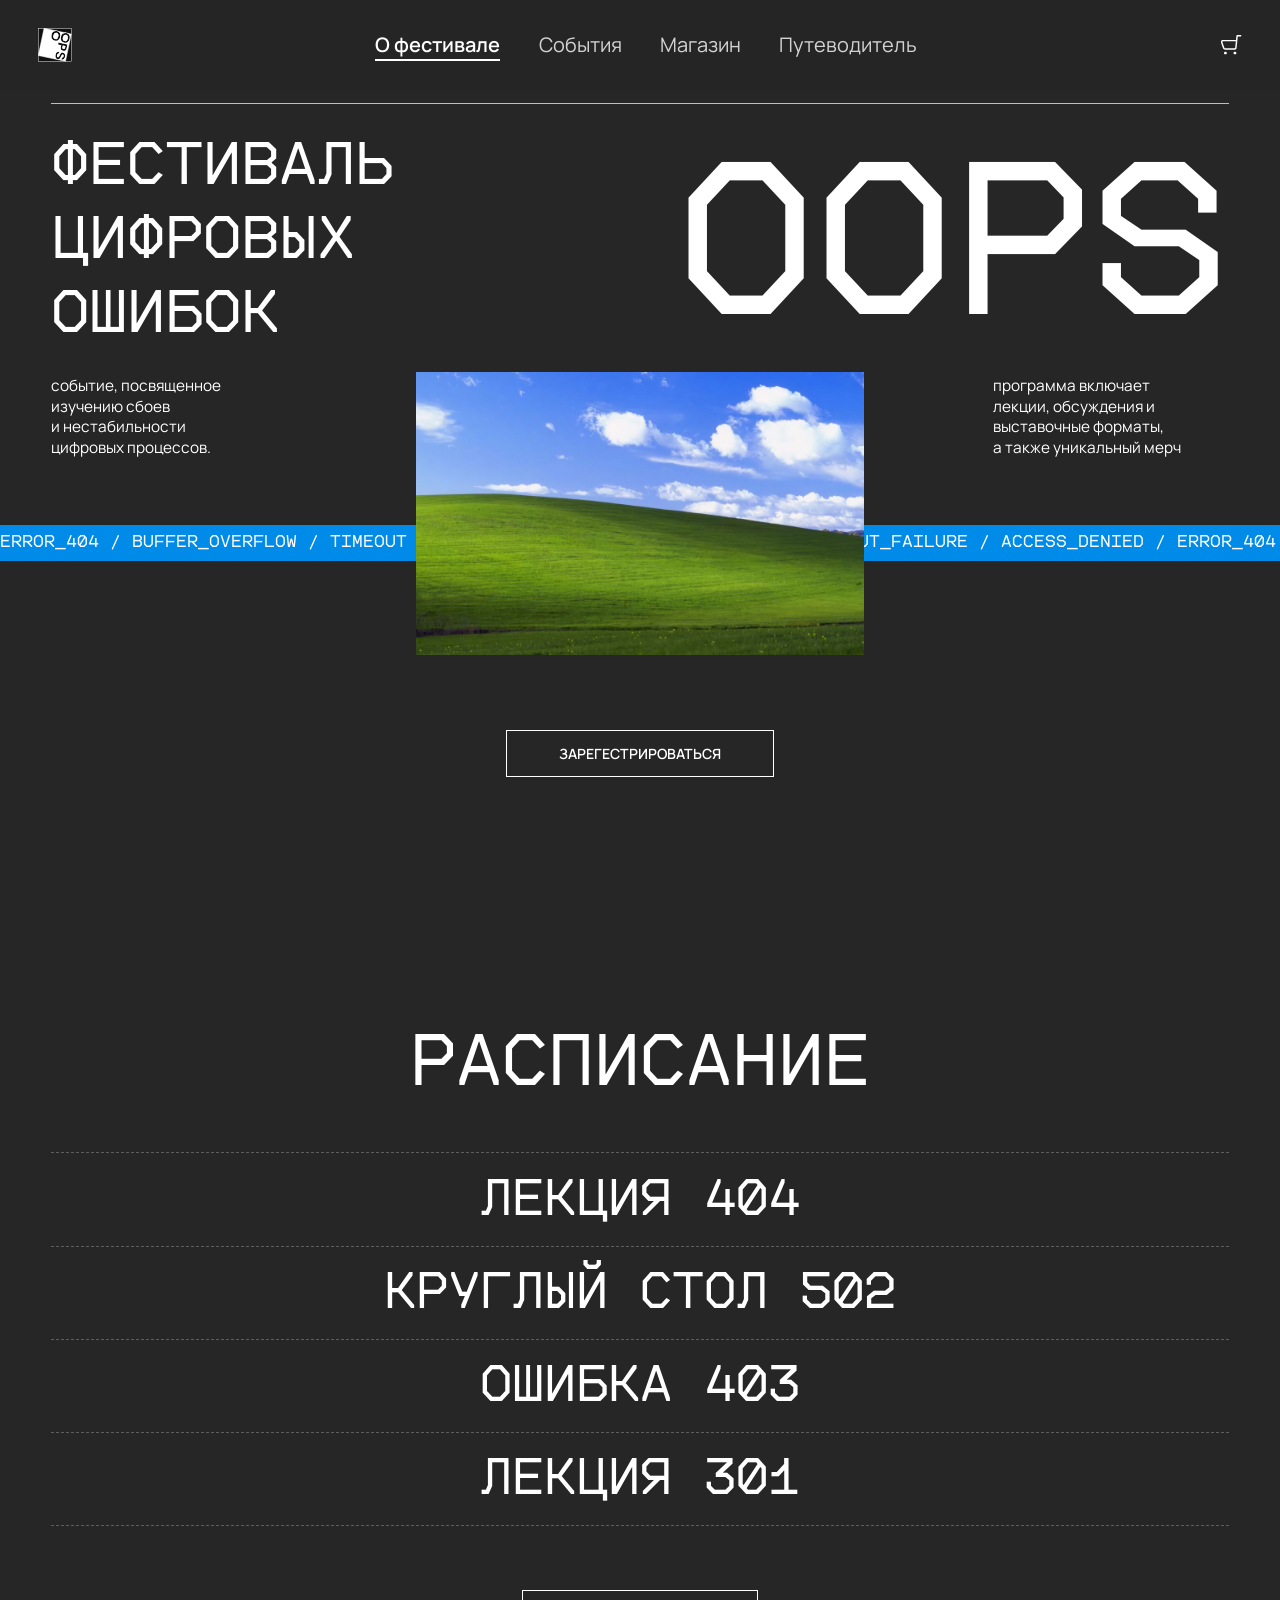
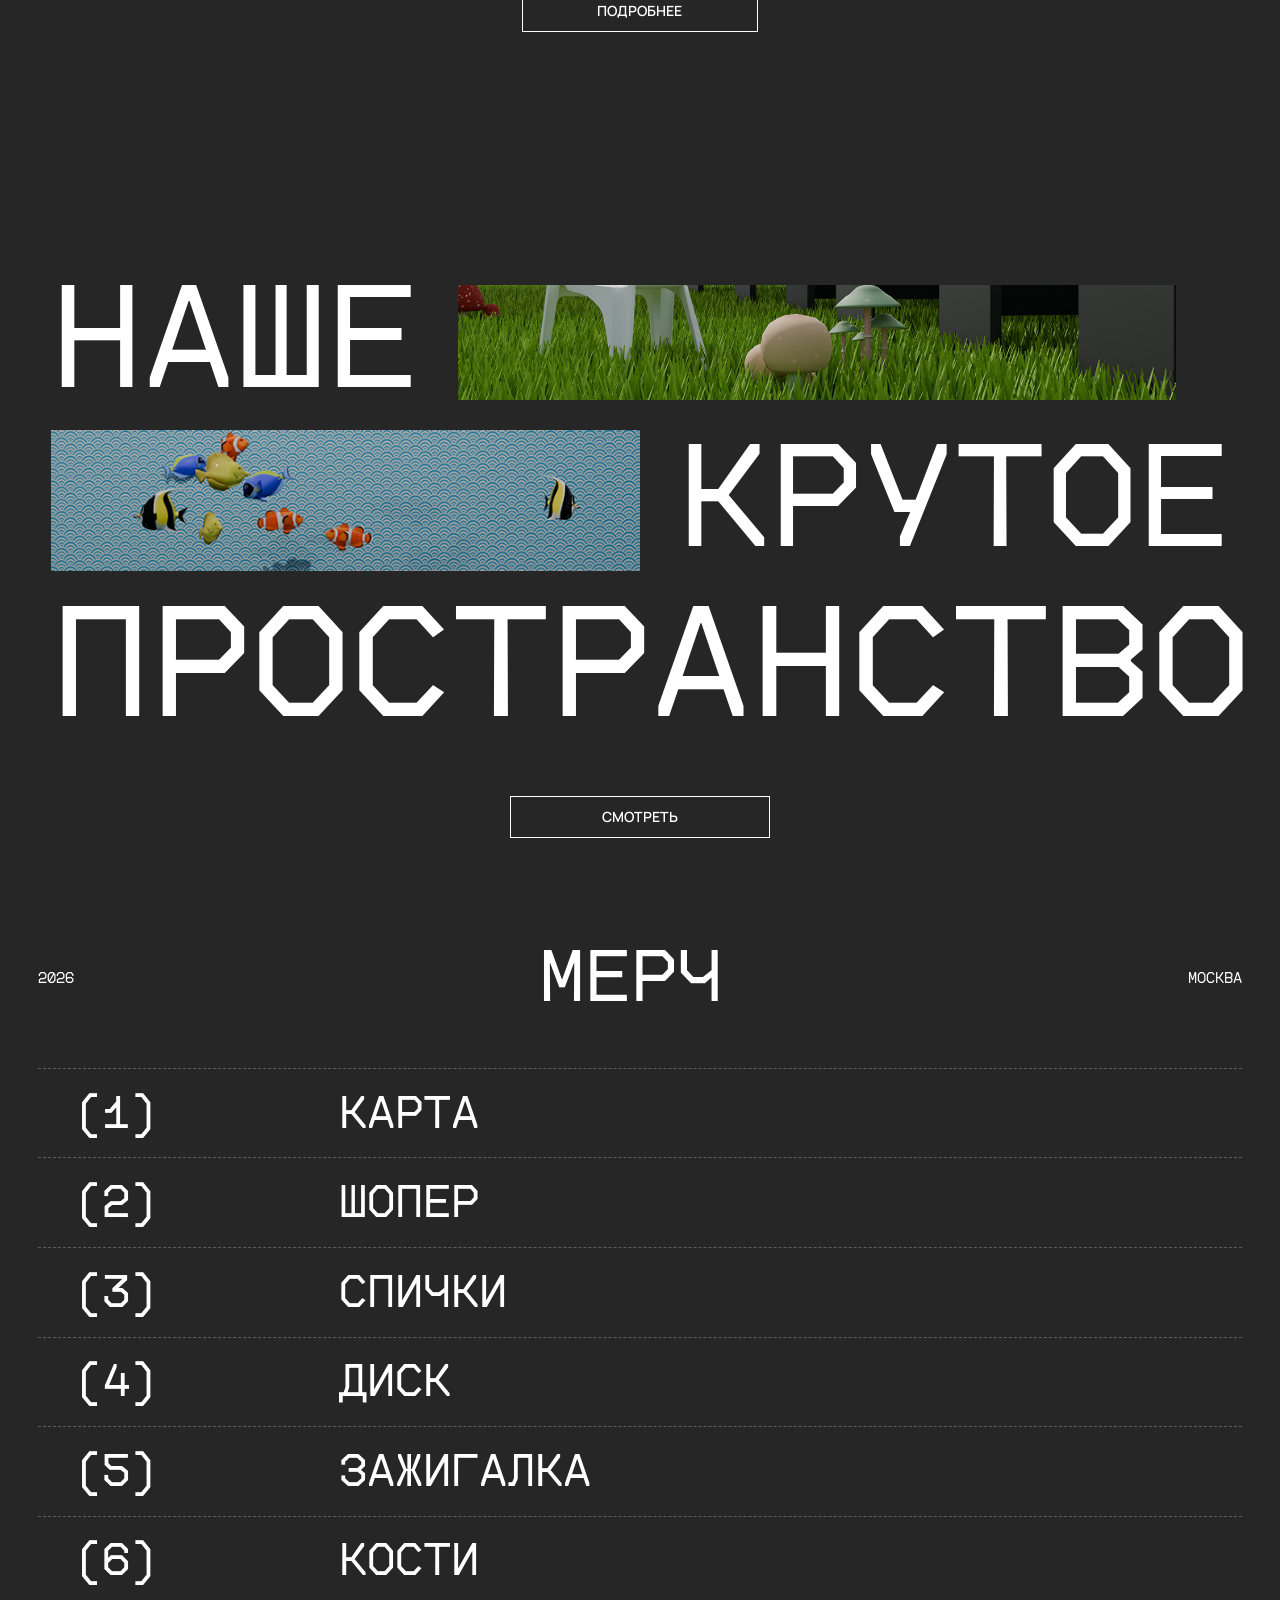
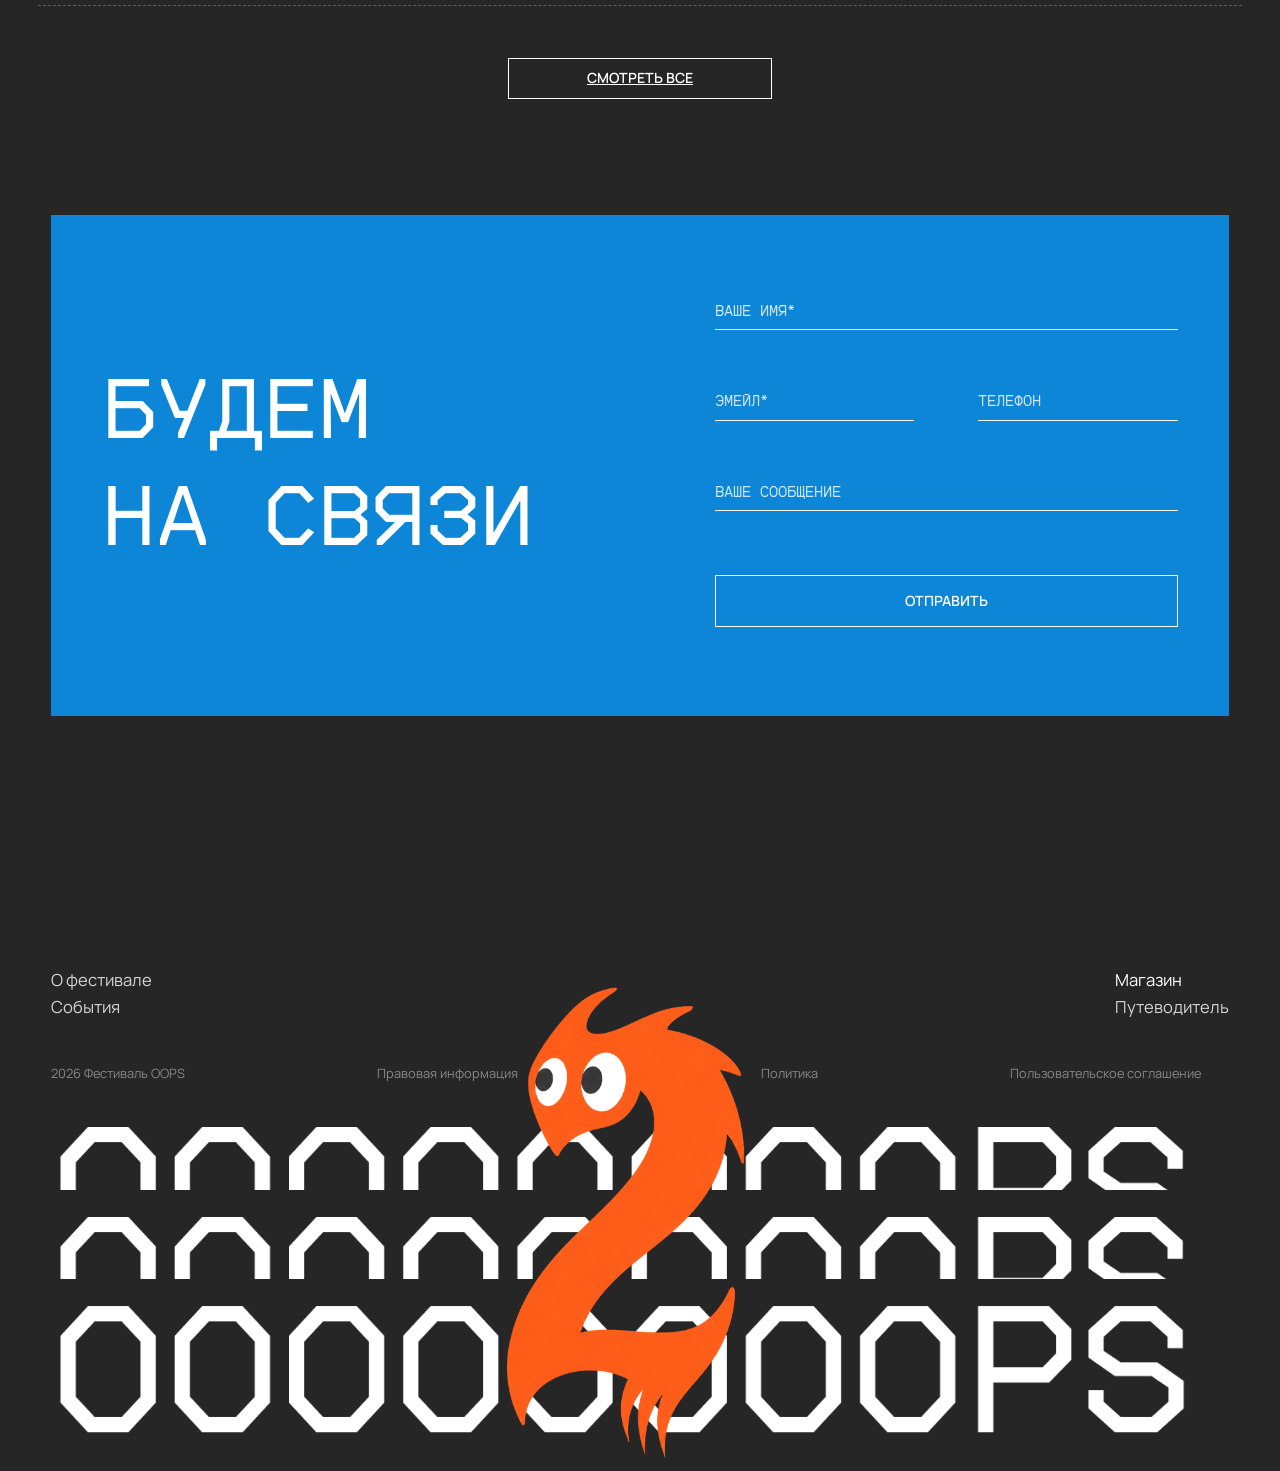
<file: index.html>
<!doctype html>
<html lang="ru">
<head>
    <meta charset="UTF-8" />
    <meta name="viewport" content="width=device-width, initial-scale=1.0" />

    <title>Фестиваль цифровых ошибок</title>

    <link rel="stylesheet" href="stylesheets/style.css" />
    <link rel="icon" href="images/fav.svg" type="image/svg+xml" />

    <meta property="og:title" content="Фестиваль цифровых ошибок" />
    <meta property="og:type" content="website" />
    <meta property="og:description" content="Веб-плакат о цифровых ошибках" />
    <meta property="og:image" content="images/og-image.png" />
    <meta property="og:url" content="https://ryletskaya2492.github.io/4-mod_fest/" />
    <script src="javascripts/scripts.js" defer></script>
</head>
<body>
    <header class="header">
        <a class="logo" href="index.html">
            <img src="images/logo.svg" alt="Логотип" />
        </a>
    
        <nav class="nav">
            <a class="mainMenuLink active" href="index.html">О фестивале</a>
            <a class="mainMenuLink" href="events.html">События</a>
            <a class="mainMenuLink" href="shop.html">Магазин</a>
            <a class="mainMenuLink" href="book.html">Путеводитель</a>
        </nav>
    
    <div class="headerRight">
        <a class="bask" href="shop.html">
            <img src="images/basket.svg" alt="Корзина" />
        </a>
    <!-- бургер меню -->
        <button class="burger" type="button">
            <span></span>
            <span></span>
            <span></span>
        </button>
    </div>
    <!-- обложка -->
    </header>
    <main class="mainPage">
        <section class="firstScreen">
            <div class="topLine"></div>
        <div class="mainTitle">
            <div class="titleLeft">
                <h1>
                    ФЕСТИВАЛЬ<br />
                    ЦИФРОВЫХ<br />
                    ОШИБОК
                </h1>
            </div>
            <div class="middleLine"></div>
            <div class="titleRight">
                <p>OOPS</p>
            </div>
        </div>
            <div class="middleLine"></div>
            <div class="mainInfo">
                <p class="textLeft">
                    событие, посвященное<br />
                    изучению сбоев<br />
                    и нестабильности<br />
                    цифровых процессов.
                </p>
    
                <img class="mainPic" src="images/oblojko.png" alt="Обложка фестиваля" />
    
                <p class="textRight">
                    программа включает<br />
                    лекции, обсуждения и<br />
                    выставочные форматы,<br />
                    а также уникальный мерч
                </p>
            </div>
    
            <div class="blueLine">
                <p>
                    ERROR_404 / BUFFER_OVERFLOW / TIMEOUT / INVALID_SYNTAX /
                    REBOOT_REQUIRED / INPUT_FAILURE / ACCESS_DENIED / ERROR_404 /
                    BUFFER_OVERFLOW /
                    ERROR_404 / BUFFER_OVERFLOW / TIMEOUT / INVALID_SYNTAX /
                    REBOOT_REQUIRED / INPUT_FAILURE / ACCESS_DENIED / ERROR_404 /
                    BUFFER_OVERFLOW
                </p>
            </div>
            <button class="regButton" type="button">ЗАРЕГЕСТРИРОВАТЬСЯ</button>
        </section>
    </main>
    
    <!-- попап регистрации -->
    <div class="popup">
        <div class="popupBox">
            <button class="closePopup" type="button">×</button>
    
            <h2>Регистрация</h2>
            <p class="popupText">заполни форму, чтобы попасть на фестиваль</p>
            <form class="regForm">
                <input type="text" placeholder="имя" />
                <input type="email" placeholder="почта" />
                <input type="tel" placeholder="телефон" />
    
                <select>
                    <option>лекции</option>
                    <option>выставка</option>
                    <option>мерч-зона</option>
                    <option>вся программа</option>
                </select>
    
                <button type="submit">ОТПРАВИТЬ</button>
            </form>
        </div>
    </div>

    <!-- расписание -->
    <section class="raspisanie">
        <h2 class="rasTitle">РАСПИСАНИЕ</h2>
    
        <div class="eventBlock">
            <div class="eventLine eventOne">
                <p>ЛЕКЦИЯ 404</p>
    
                <img class="poster posterLeft" src="images/404_1.png" alt="Плакат лекции 404" />
                <img class="poster posterRight" src="images/404_2.png" alt="Плакат лекции 404" />
            </div>
    
            <div class="eventLine eventTwo">
                <p>КРУГЛЫЙ СТОЛ 502</p>
    
                <img class="poster posterLeft" src="images/502_1.png" alt="Плакат круглого стола 502" />
                <img class="poster posterRight" src="images/502_2.png" alt="Плакат круглого стола 502" />
            </div>
    
            <div class="eventLine eventThree">
                <p>ОШИБКА 403</p>
    
                <img class="poster posterLeft" src="images/403_1.png" alt="Плакат ошибки 403" />
                <img class="poster posterRight" src="images/403_2.png" alt="Плакат ошибки 403" />
            </div>
    
            <div class="eventLine eventFour">
                <p>ЛЕКЦИЯ 301</p>
    
                <img class="poster posterLeft" src="images/301_1.png" alt="Плакат лекции 301" />
                <img class="poster posterRight" src="images/301_2.png" alt="Плакат лекции 301" />
            </div>
        </div>
    
        <a class="moreButton" href="events.html">ПОДРОБНЕЕ</a>

    <!-- пространство -->
    </section>
    <section class="simpleBlock">
        <div class="simpleTop">
            <h2>НАШЕ</h2>
            <img src="images/mash.png" alt="Картинка с грибами" />
        </div>
    
        <div class="simpleMiddle">
            <img src="images/fish.png" alt="Картинка с рыбами" />
            <h2>КРУТОЕ</h2>
        </div>
    
        <h2 class="simpleBottomText">ПРОСТРАНСТВО</h2>
    
        <a class="simpleButton" href="book.html">СМОТРЕТЬ</a>
    </section>
    <section class="merch">
        <div class="merchTop">
            <p>2026</p>
            <h2>МЕРЧ</h2>
            <p>МОСКВА</p>
        </div>
    
        <div class="merchList">
            <div class="merchItem">
                <p class="merchNum">(1)</p>
                <p class="merchName">КАРТА</p>
    
                <div class="merchPhoto">
                    <img src="images/karta.png" alt="Карта" />
                </div>
    
                <a class="buyLink" href="shop.html">КУПИТЬ</a>
            </div>
    
            <div class="merchItem">
                <p class="merchNum">(2)</p>
                <p class="merchName">ШОПЕР</p>
    
                <div class="merchPhoto">
                    <img src="images/shoper.png" alt="Шопер" />
                </div>
    
                <a class="buyLink" href="shop.html">КУПИТЬ</a>
            </div>
    
            <div class="merchItem">
                <p class="merchNum">(3)</p>
                <p class="merchName">СПИЧКИ</p>
    
                <div class="merchPhoto">
                    <img src="images/spichki.png" alt="Спички" />
                </div>
    
                <a class="buyLink" href="shop.html">КУПИТЬ</a>
            </div>
    
            <div class="merchItem">
                <p class="merchNum">(4)</p>
                <p class="merchName">ДИСК</p>
    
                <div class="merchPhoto">
                    <img src="images/disk.png" alt="Диск" />
                </div>
    
                <a class="buyLink" href="shop.html">КУПИТЬ</a>
            </div>
    
            <div class="merchItem">
                <p class="merchNum">(5)</p>
                <p class="merchName">ЗАЖИГАЛКА</p>
    
                <div class="merchPhoto">
                    <img src="images/lighter.png" alt="Зажигалка" />
                </div>
    
                <a class="buyLink" href="shop.html">КУПИТЬ</a>
            </div>
    
            <div class="merchItem">
                <p class="merchNum">(6)</p>
                <p class="merchName">КОСТИ</p>
    
                <div class="merchPhoto">
                    <img src="images/kosti.png" alt="Кости" />
                </div>
    
                <a class="buyLink" href="shop.html">КУПИТЬ</a>
            </div>
        </div>
    
        <a class="merchButton" href="shop.html">СМОТРЕТЬ ВСЕ</a>
    
    <!-- форма -->
    </section>
    <section class="connectBlock">
        <div class="connectText">
            <h2>
                БУДЕМ<br />
                НА СВЯЗИ
            </h2>
        </div>
    
        <form class="connectForm">
            <input type="text" placeholder="ВАШЕ ИМЯ*" />
    
            <div class="formRow">
                <input type="email" placeholder="ЭМЕЙЛ*" />
                <input type="text" placeholder="ТЕЛЕФОН" />
            </div>
    
            <input type="text" placeholder="ВАШЕ СООБЩЕНИЕ" />
    
            <button type="submit">ОТПРАВИТЬ</button>
        </form>

    <!-- футер -->
    </section>
    <footer class="footer">
        <div class="footerLinks">
            <div class="footerLeft">
                <a class="footerLink" href="index.html">О фестивале</a>
                <a class="footerLink" href="events.html">События</a>
            </div>
    
            <div class="footerRight">
                <a class="footerLink active" href="shop.html">Магазин</a>
                <a class="footerLink" href="book.html">Путеводитель</a>
            </div>
        </div>
    
        <div class="footerInfo">
            <p>2026 Фестиваль OOPS</p>
            <p>Правовая информация</p>
            <p>Политика</p>
            <p>Пользовательское соглашение</p>
        </div>
    
        <div class="oopsPictures">
            <img class="oopsImg oopsOne" src="images/oops.png" alt="OOPS" />
            <img class="oopsImg oopsTwo" src="images/oops.png" alt="OOPS" />
            <img class="oopsImg oopsThree" src="images/oops.png" alt="OOPS" />
    
            <img class="oopsMobile oopsMobOne" src="images/oops_m.png" alt="OOPS" />
            <img class="oopsMobile oopsMobTwo" src="images/oops_m.png" alt="OOPS" />
            <img class="oopsMobile oopsMobThree" src="images/oops_m.png" alt="OOPS" />
        </div>
    
        <img class="personaj" src="images/personaj.png" alt="Персонаж" />
    </footer>
</body>
</file>
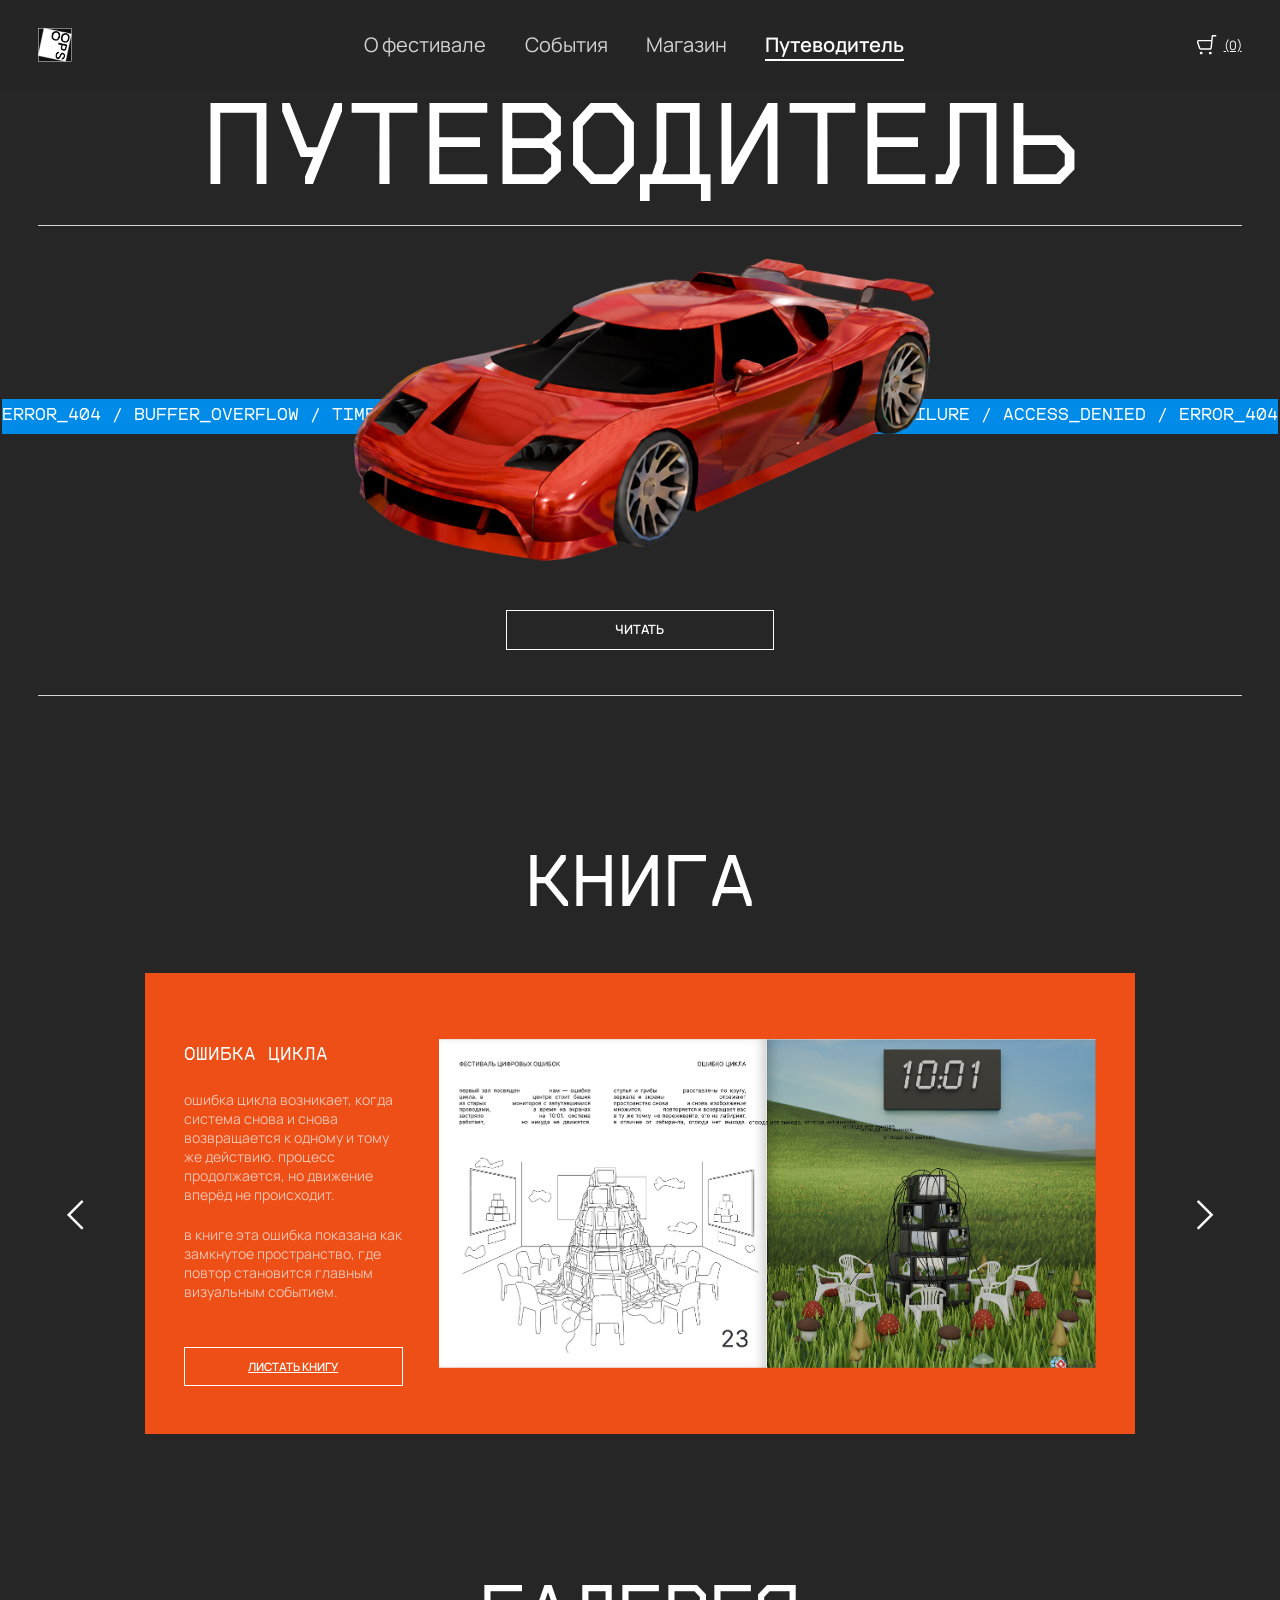
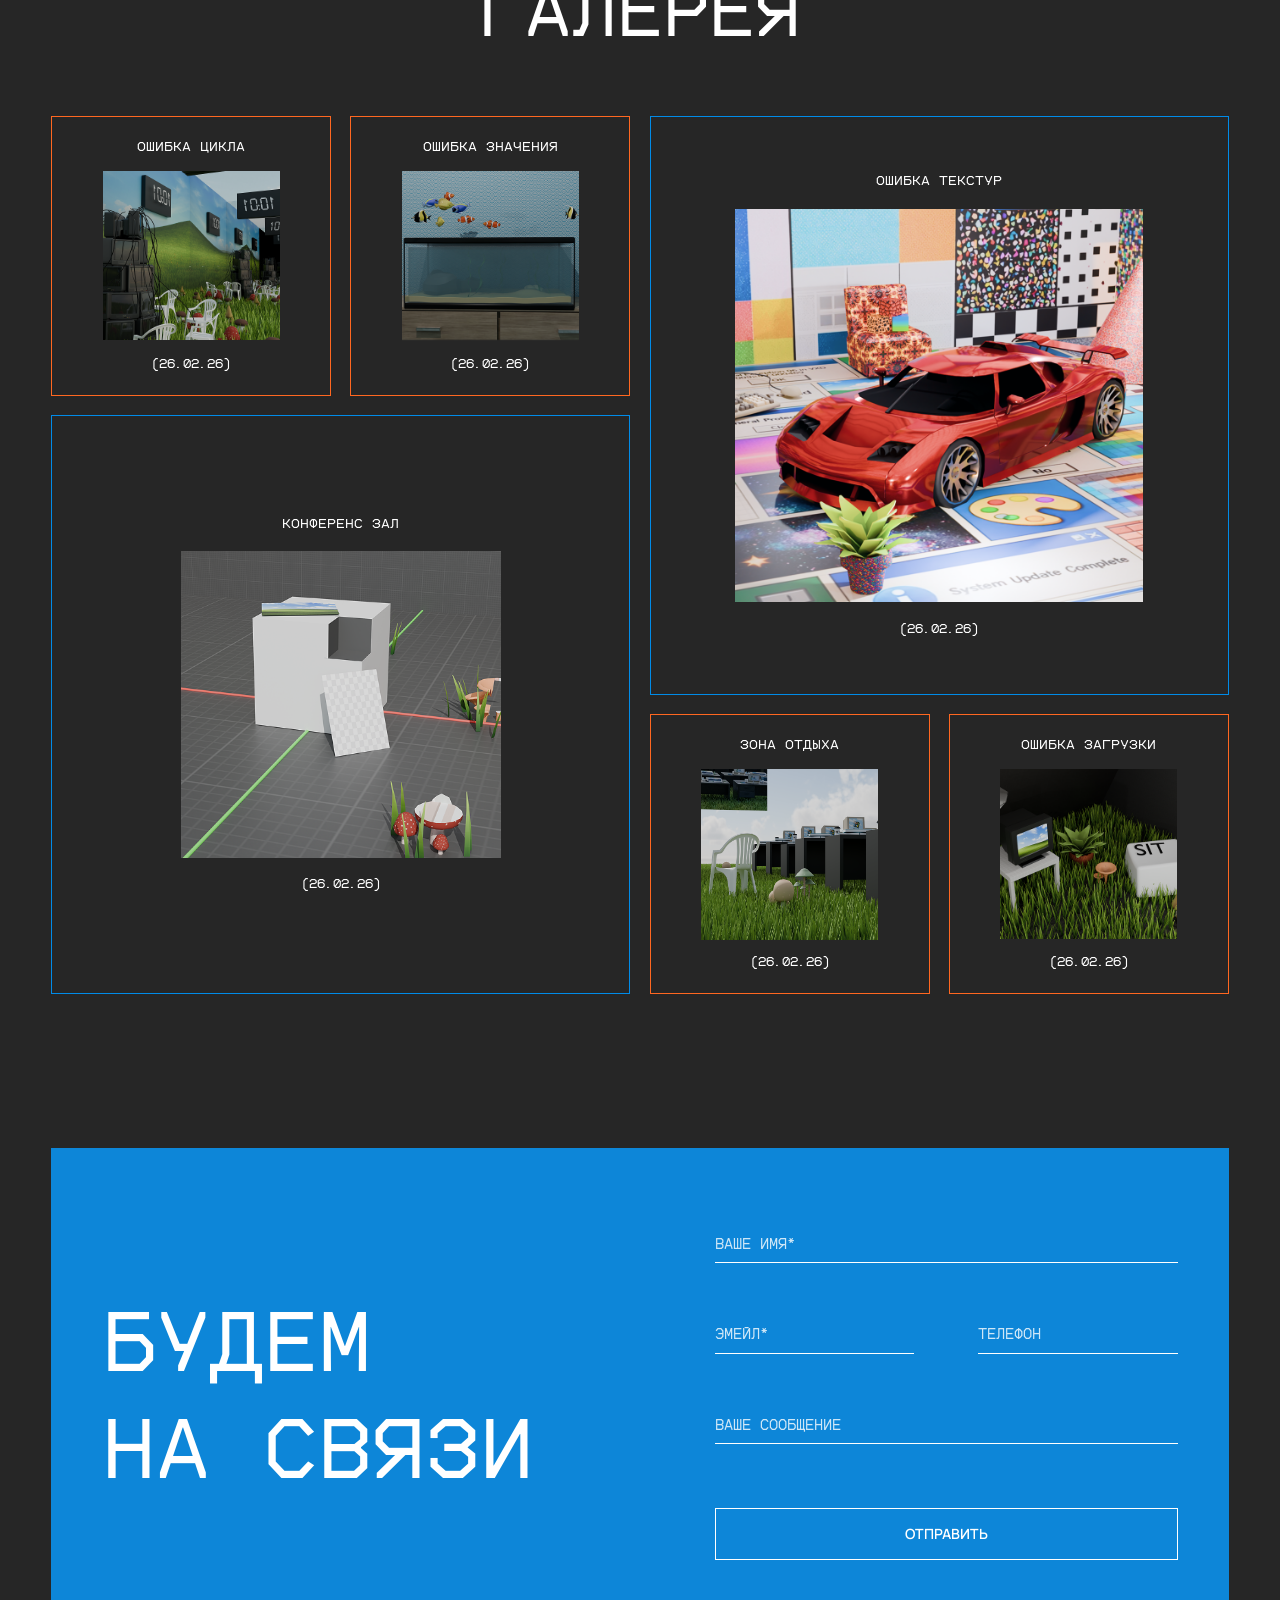
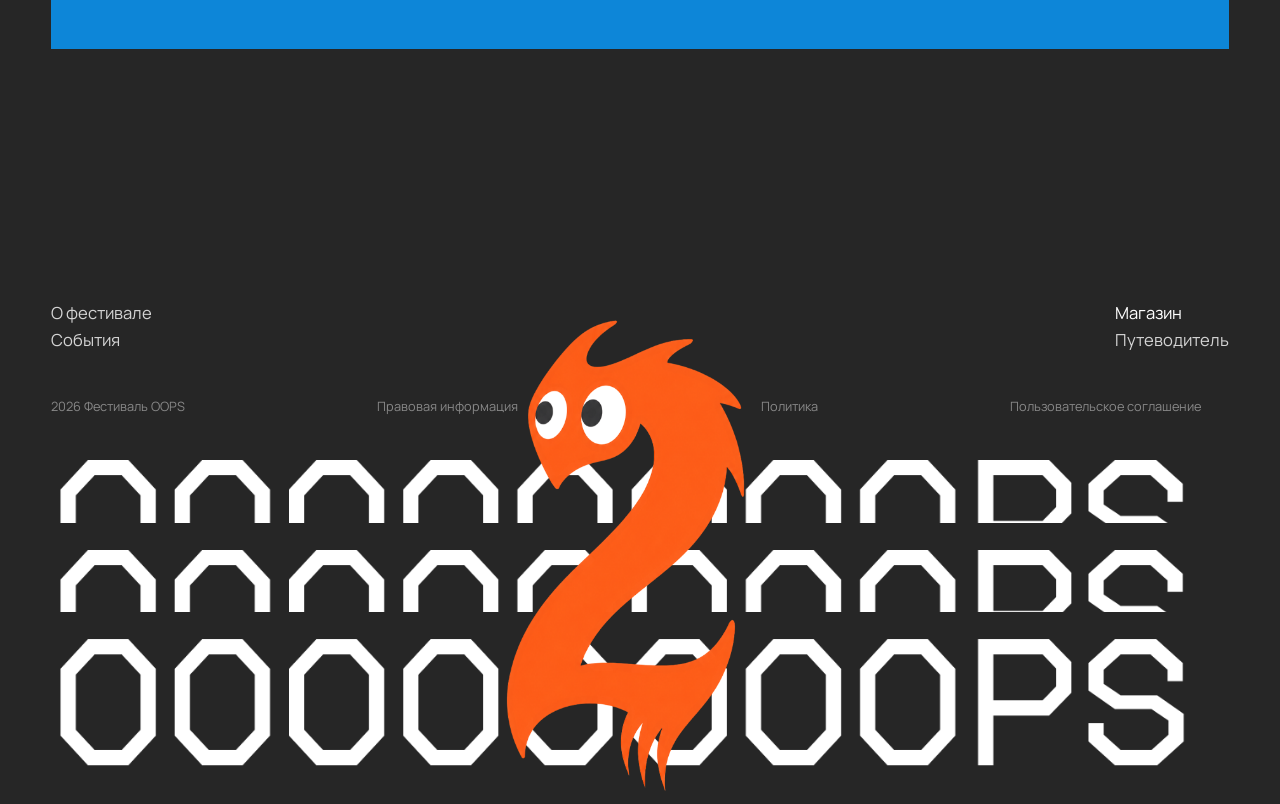
<file: book.html>
<!doctype html>
<html lang="ru">

<head>
    <meta charset="UTF-8" />
    <meta name="viewport" content="width=device-width, initial-scale=1.0" />

    <title>Путеводитель — Фестиваль цифровых ошибок</title>

    <meta name="description" content="Путеводитель фестиваля цифровых ошибок" />
    <link rel="stylesheet" href="stylesheets/style.css" />
    <link rel="icon" href="images/fav.svg" type="image/svg+xml" />

    <meta property="og:title" content="Путеводитель — Фестиваль цифровых ошибок" />
    <meta property="og:type" content="website" />
    <meta property="og:description" content="Путеводитель фестиваля цифровых ошибок" />
    <meta property="og:image" content="images/og-image.png" />
    <meta property="og:url" content="https://ryletskaya2492.github.io/4-mod_fest/book.html" />

    <script src="javascripts/scripts.js" defer></script>
</head>

<body>
    <header class="header">
        <a class="logo" href="index.html">
            <img src="images/logo.svg" alt="Логотип" />
        </a>

        <nav class="nav">
            <a class="mainMenuLink" href="index.html">О фестивале</a>
            <a class="mainMenuLink" href="events.html">События</a>
            <a class="mainMenuLink" href="shop.html">Магазин</a>
            <a class="mainMenuLink active" href="book.html">Путеводитель</a>
        </nav>

        <div class="headerRight">
            <a class="bask" href="shop.html">
                <img src="images/basket.svg" alt="Корзина" />
                <span class="basketText">(0)</span>
            </a>

            <button class="burger" type="button">
                <span></span>
                <span></span>
                <span></span>
            </button>
        </div>
    </header>

    <main class="bookPage">
        <section class="bookCover">
            <h1>ПУТЕВОДИТЕЛЬ</h1>

            <div class="bookLine"></div>

            <div class="bookCenter">
                <div class="bookRun">
                    <p>
                        ERROR_404 / BUFFER_OVERFLOW / TIMEOUT / INVALID_SYNTAX /
                        REBOOT_REQUIRED / INPUT_FAILURE / ACCESS_DENIED / ERROR_404 /
                        BUFFER_OVERFLOW / TIMEOUT / INVALID_SYNTAX /
                        ERROR_404 / BUFFER_OVERFLOW / TIMEOUT / INVALID_SYNTAX /
                    </p>
                </div>

                <img class="bookCar" src="images/car.png" alt="Машина" />
            </div>

            <a class="bookButton" href="https://online.visual-paradigm.com/ru/share/book/-1337-2idmc08hju"
                target="_blank" rel="noopener noreferrer">
                ЧИТАТЬ
            </a>

            <div class="bookBottomLine"></div>
        </section>
        <section class="bookSlider">
            <h2>КНИГА</h2>
        
            <div class="sliderWrap">
                <button class="sliderArrow prevSlide" type="button">‹</button>
        
                <div class="sliderBox">
                    <div class="sliderText">
                        <h3 class="slideTitle">ОШИБКА ЦИКЛА</h3>
        
                        <p class="slideText">
                            ошибка цикла возникает, когда система снова и снова
                            возвращается к одному и тому же действию. процесс
                            продолжается, но движение вперёд не происходит.
                        </p>
        
                        <p class="slideTextTwo">
                            в книге эта ошибка показана как замкнутое пространство,
                            где повтор становится главным визуальным событием.
                        </p>
        
                        <a class="sliderButton" href="https://online.visual-paradigm.com/ru/share/book/-1337-2idmc08hju"
                            target="_blank" rel="noopener noreferrer">
                            ЛИСТАТЬ КНИГУ
                        </a>
                    </div>
        
                    <div class="sliderImage">
                        <img class="slideImage" src="images/k_1.png" alt="Разворот книги" />
                    </div>
                </div>
        
                <button class="sliderArrow nextSlide" type="button">›</button>
            </div>
        </section>
        <section class="bookGallery">
            <h2>ГАЛЕРЕЯ</h2>
        
            <div class="galleryColumns">
                <div class="galleryLeft">
                    <div class="galleryTopRow">
                        <article class="galleryCard gallerySmall orangeGallery">
                            <h3>ОШИБКА ЦИКЛА</h3>
                            <img src="images/f_1.png" alt="Ошибка цикла" />
                            <p>(26.02.26)</p>
                        </article>
        
                        <article class="galleryCard gallerySmall orangeGallery">
                            <h3>ОШИБКА ЗНАЧЕНИЯ</h3>
                            <img src="images/f_2.png" alt="Ошибка значения" />
                            <p>(26.02.26)</p>
                        </article>
                    </div>
        
                    <article class="galleryCard galleryWide blueGallery">
                        <h3>КОНФЕРЕНС ЗАЛ</h3>
                        <img src="images/f_6.png" alt="Конференс зал" />
                        <p>(26.02.26)</p>
                    </article>
                </div>
        
                <div class="galleryRight">
                    <article class="galleryCard galleryBig blueGallery">
                        <h3>ОШИБКА ТЕКСТУР</h3>
                        <img src="images/f_3.png" alt="Ошибка текстур" />
                        <p>(26.02.26)</p>
                    </article>
        
                    <div class="galleryBottomRow">
                        <article class="galleryCard gallerySmall orangeGallery">
                            <h3>ЗОНА ОТДЫХА</h3>
                            <img src="images/f_4.png" alt="Зона отдыха" />
                            <p>(26.02.26)</p>
                        </article>
        
                        <article class="galleryCard gallerySmall orangeGallery">
                            <h3>ОШИБКА ЗАГРУЗКИ</h3>
                            <img src="images/f_5.png" alt="Ошибка загрузки" />
                            <p>(26.02.26)</p>
                        </article>
                    </div>
                </div>
            </div>
        </section>
            <section class="connectBlock">
                <div class="connectText">
                    <h2>
                        БУДЕМ<br />
                        НА СВЯЗИ
                    </h2>
                </div>
            
                <form class="connectForm">
                    <input type="text" placeholder="ВАШЕ ИМЯ*" />
            
                    <div class="formRow">
                        <input type="email" placeholder="ЭМЕЙЛ*" />
                        <input type="text" placeholder="ТЕЛЕФОН" />
                    </div>
            
                    <input type="text" placeholder="ВАШЕ СООБЩЕНИЕ" />
            
                    <button type="submit">ОТПРАВИТЬ</button>
                </form>
            </section>
            <footer class="footer">
                <div class="footerLinks">
                    <div class="footerLeft">
                        <a class="footerLink" href="index.html">О фестивале</a>
                        <a class="footerLink" href="events.html">События</a>
                    </div>
            
                    <div class="footerRight">
                        <a class="footerLink active" href="shop.html">Магазин</a>
                        <a class="footerLink" href="book.html">Путеводитель</a>
                    </div>
                </div>
            
                <div class="footerInfo">
                    <p>2026 Фестиваль OOPS</p>
                    <p>Правовая информация</p>
                    <p>Политика</p>
                    <p>Пользовательское соглашение</p>
                </div>
            
                <div class="oopsPictures">
                    <img class="oopsImg oopsOne" src="images/oops.png" alt="OOPS" />
                    <img class="oopsImg oopsTwo" src="images/oops.png" alt="OOPS" />
                    <img class="oopsImg oopsThree" src="images/oops.png" alt="OOPS" />
            
                    <img class="oopsMobile oopsMobOne" src="images/oops_m.png" alt="OOPS" />
                    <img class="oopsMobile oopsMobTwo" src="images/oops_m.png" alt="OOPS" />
                    <img class="oopsMobile oopsMobThree" src="images/oops_m.png" alt="OOPS" />
                </div>
            
                <img class="personaj" src="images/personaj.png" alt="Персонаж" />
            </footer>
    </main>
</body>

</html>
</file>
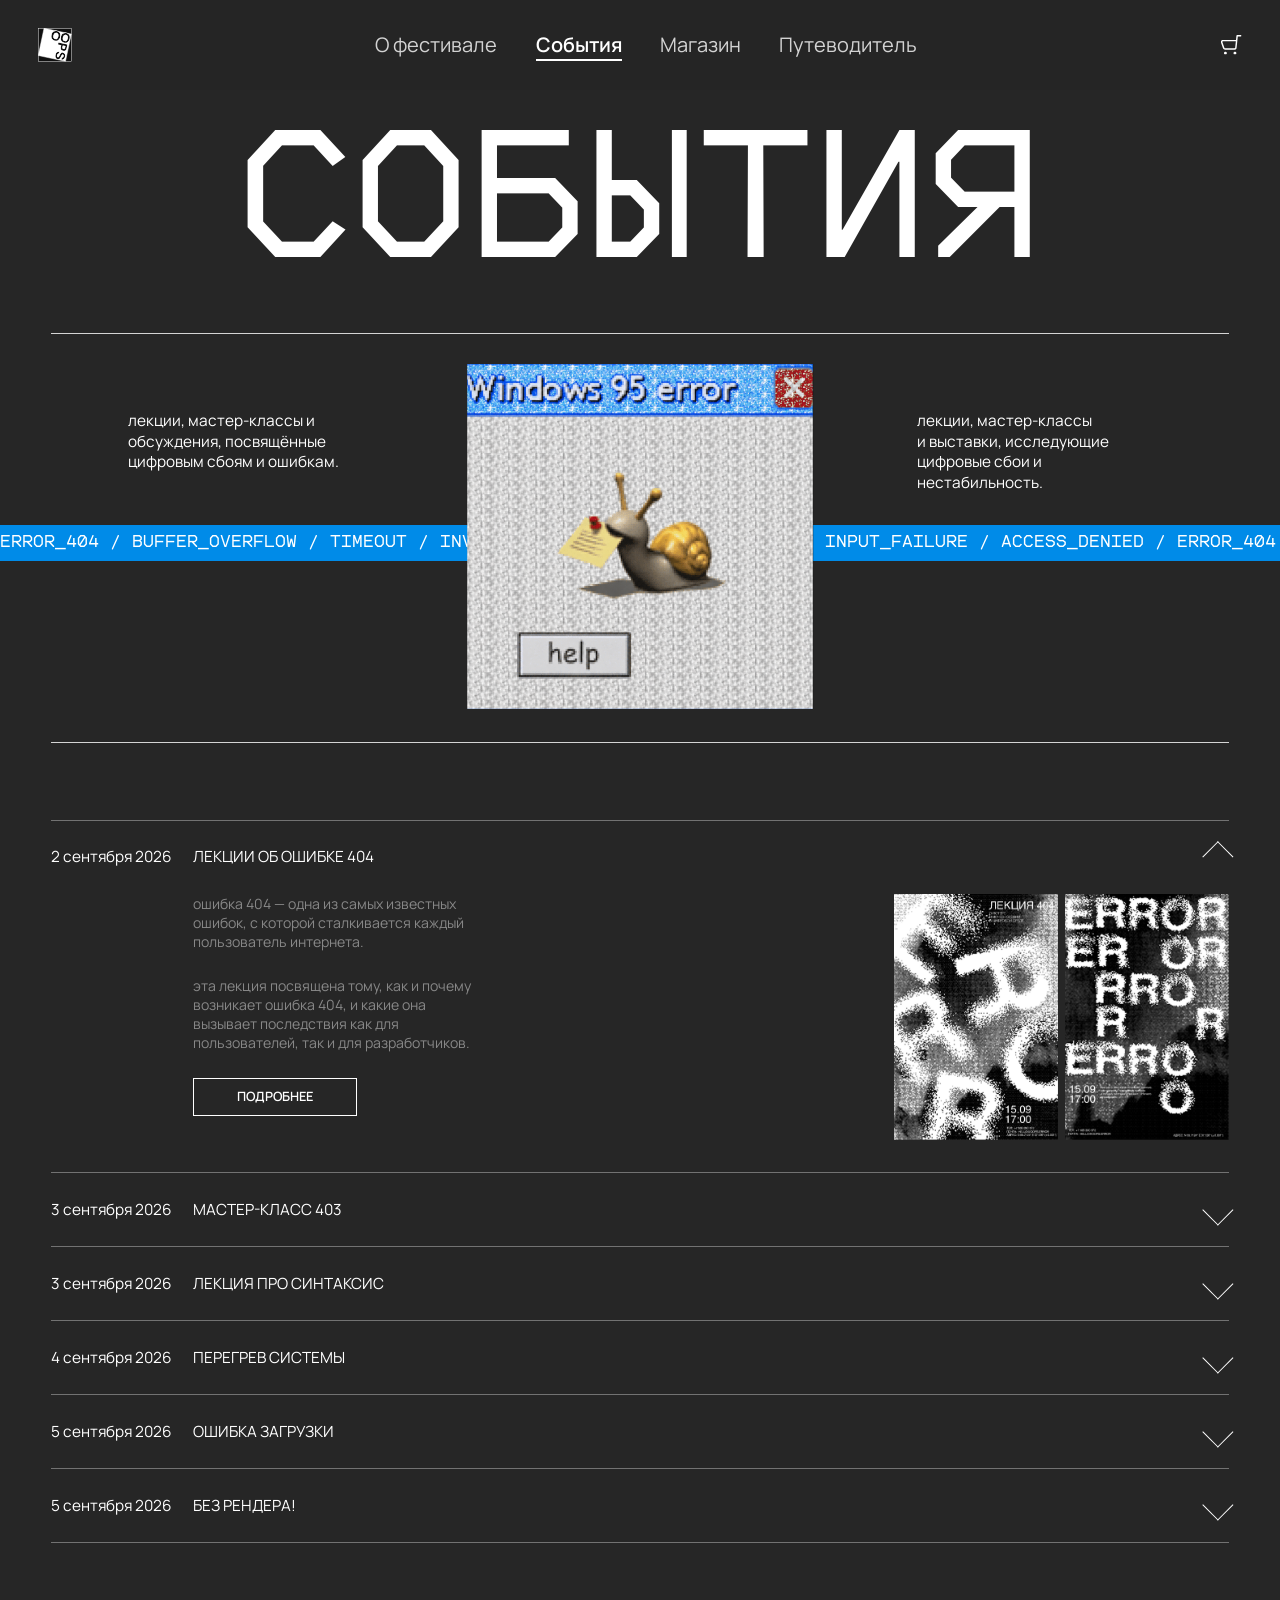
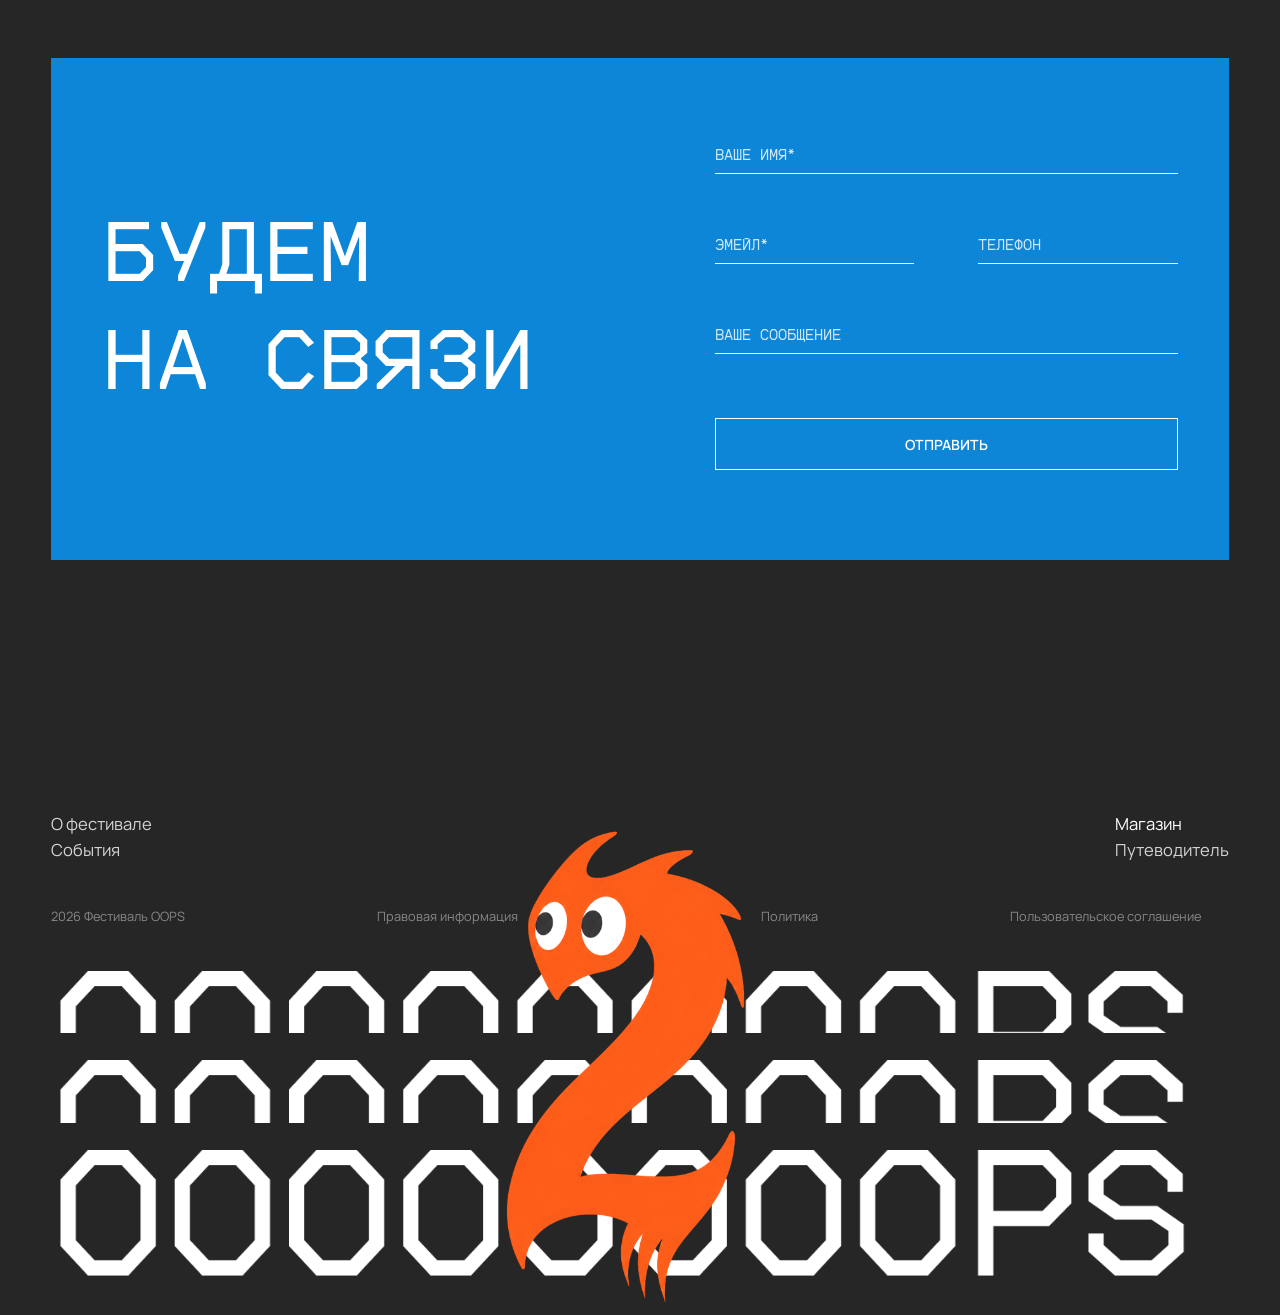
<file: events.html>
<!doctype html>
<html lang="ru">

<head>
    <meta charset="UTF-8" />
    <meta name="viewport" content="width=device-width, initial-scale=1.0" />

    <title>События — Фестиваль цифровых ошибок</title>

    <meta name="description" content="События фестиваля цифровых ошибок" />

    <link rel="stylesheet" href="stylesheets/style.css" />
    <link rel="icon" href="images/fav.svg" type="image/svg+xml" />

    <meta property="og:title" content="События — Фестиваль цифровых ошибок" />
    <meta property="og:type" content="website" />
    <meta property="og:description" content="События фестиваля цифровых ошибок" />
    <meta property="og:image" content="images/og-image.png" />
    <meta property="og:url" content="https://ryletskaya2492.github.io/4-mod_fest/events.html" />

    <script src="javascripts/scripts.js" defer></script>
</head>

<body>
    <header class="header">
        <a class="logo" href="index.html">
            <img src="images/logo.svg" alt="Логотип" />
        </a>

        <nav class="nav">
            <a class="mainMenuLink" href="index.html">О фестивале</a>
            <a class="mainMenuLink active" href="events.html">События</a>
            <a class="mainMenuLink" href="shop.html">Магазин</a>
            <a class="mainMenuLink" href="book.html">Путеводитель</a>
        </nav>

        <div class="headerRight">
            <a class="bask" href="shop.html">
                <img src="images/basket.svg" alt="Корзина" />
            </a>

            <button class="burger" type="button">
                <span></span>
                <span></span>
                <span></span>
            </button>
        </div>
    </header>

    <main class="eventsPage">
        <section class="eventsCover">
            <h1>СОБЫТИЯ</h1>

            <div class="eventsLine"></div>

            <div class="eventsInfo">
                <p class="eventsTextLeft">
                    лекции, мастер-классы и<br />
                    обсуждения, посвящённые<br />
                    цифровым сбоям и ошибкам.
                </p>

                <img class="eventsPic" src="images/snail.png" alt="Улитка" />

                <p class="eventsTextRight">
                    лекции, мастер-классы<br />
                    и выставки, исследующие<br />
                    цифровые сбои и нестабильность.
                </p>
            </div>

            <div class="eventsRun">
                <p>
                    ERROR_404 / BUFFER_OVERFLOW / TIMEOUT / INVALID_SYNTAX /
                    REBOOT_REQUIRED / INPUT_FAILURE / ACCESS_DENIED / ERROR_404 /
                    BUFFER_OVERFLOW
                </p>
            </div>

            <div class="eventsBottomLine"></div>
        </section>
    </main>
    <section class="eventsList">
        <div class="eventItem open">
            <div class="eventTop">
                <p class="eventDate">2 сентября 2026</p>
                <h2>ЛЕКЦИИ ОБ ОШИБКЕ 404</h2>
                <button class="eventArrow" type="button"></button>
            </div>
    
            <div class="eventContent">
                <div class="eventText">
                    <p>
                        ошибка 404 — одна из самых известных ошибок,
                        с которой сталкивается каждый пользователь интернета.
                    </p>
    
                    <p>
                        эта лекция посвящена тому, как и почему возникает ошибка 404,
                        и какие она вызывает последствия как для пользователей,
                        так и для разработчиков.
                    </p>
    
                    <a class="eventButton" href="https://ryletskaya2492.github.io/fest_3/" target="_blank">ПОДРОБНЕЕ</a>
                </div>
    
                <div class="eventPosters">
                    <img src="images/404_1.png" alt="Плакат 404" />
                    <img src="images/404_2.png" alt="Плакат 404" />
                </div>
            </div>
        </div>
    
        <div class="eventItem">
            <div class="eventTop">
                <p class="eventDate">3 сентября 2026</p>
                <h2>МАСТЕР-КЛАСС 403</h2>
                <button class="eventArrow" type="button"></button>
            </div>
    
            <div class="eventContent">
                <div class="eventText">
                    <p>
                        ошибка 403 появляется, когда доступ к странице запрещён.
                        на мастер-классе мы разберём, как работает ограничение доступа.
                    </p>
    
                    <p>
                        участники создадут собственный визуальный сценарий ошибки
                        и превратят технический сбой в часть цифрового плаката.
                    </p>
    
                    <a class="eventButton" href="https://ryletskaya2492.github.io/errors_festival/"target="_blank">ПОДРОБНЕЕ</a>
                </div>
    
                <div class="eventPosters">
                    <img src="images/403_1.png" alt="Плакат 403" />
                    <img src="images/403_2.png" alt="Плакат 403" />
                </div>
            </div>
        </div>
    
        <div class="eventItem">
            <div class="eventTop">
                <p class="eventDate">3 сентября 2026</p>
                <h2>ЛЕКЦИЯ ПРО СИНТАКСИС</h2>
                <button class="eventArrow" type="button"></button>
            </div>
    
            <div class="eventContent">
                <div class="eventText">
                    <p>
                        синтаксическая ошибка возникает из-за неправильной структуры команды.
                        на лекции поговорим о том, почему машина не всегда понимает человека.
                    </p>
    
                    <p>
                        участники увидят, как маленькая опечатка может сломать целую систему
                        и стать началом визуального сбоя.
                    </p>
    
                    <a class="eventButton" href="404.html">ПОДРОБНЕЕ</a>
                </div>
    
                <div class="eventPosters">
                    <img src="images/301_1.png" alt="Плакат синтаксис" />
                    <img src="images/301_2.png" alt="Плакат синтаксис" />
                </div>
            </div>
        </div>
    
        <div class="eventItem">
            <div class="eventTop">
                <p class="eventDate">4 сентября 2026</p>
                <h2>ПЕРЕГРЕВ СИСТЕМЫ</h2>
                <button class="eventArrow" type="button"></button>
            </div>
    
            <div class="eventContent">
                <div class="eventText">
                    <p>
                        перегрев системы — это состояние, в котором процессы больше
                        не справляются с нагрузкой и начинают разрушаться.
                    </p>
    
                    <p>
                        встреча посвящена цифровой усталости, визуальному шуму
                        и ошибкам, которые появляются из-за перенапряжения.
                    </p>
    
                    <a class="eventButton" href="404.html">ПОДРОБНЕЕ</a>
                </div>
    
                <div class="eventPosters">
                    <img src="images/502_1.png" alt="Плакат 502" />
                    <img src="images/502_2.png" alt="Плакат 502" />
                </div>
            </div>
        </div>
    
        <div class="eventItem">
            <div class="eventTop">
                <p class="eventDate">5 сентября 2026</p>
                <h2>ОШИБКА ЗАГРУЗКИ</h2>
                <button class="eventArrow" type="button"></button>
            </div>
    
            <div class="eventContent">
                <div class="eventText">
                    <p>
                        ошибка загрузки — это момент, когда ожидание превращается
                        в сбой, а интерфейс перестаёт отвечать пользователю.
                    </p>
    
                    <p>
                        на занятии участники исследуют экраны ожидания,
                        зависшие процессы и визуальный язык незавершённости.
                    </p>
    
                    <a class="eventButton" href="404.html">ПОДРОБНЕЕ</a>
                </div>
    
                <div class="eventPosters">
                    <img src="images/404_1.png" alt="Плакат ошибки загрузки" />
                    <img src="images/404_2.png" alt="Плакат ошибки загрузки" />
                </div>
            </div>
        </div>
    
        <div class="eventItem">
            <div class="eventTop">
                <p class="eventDate">5 сентября 2026</p>
                <h2>БЕЗ РЕНДЕРА!</h2>
                <button class="eventArrow" type="button"></button>
            </div>
    
            <div class="eventContent">
                <div class="eventText">
                    <p>
                        иногда изображение не появляется, объект не собирается,
                        а сцена остаётся пустой. это тоже часть цифрового опыта.
                    </p>
    
                    <p>
                        событие посвящено невидимым ошибкам, сломанным файлам
                        и состояниям, когда результат так и не был загружен.
                    </p>
    
                    <a class="eventButton" href="404.html">ПОДРОБНЕЕ</a>
                </div>
    
                <div class="eventPosters">
                    <img src="images/403_1.png" alt="Плакат без рендера" />
                    <img src="images/403_2.png" alt="Плакат без рендера" />
                </div>
            </div>
        </div>
    </section>
    <section class="connectBlock">
        <div class="connectText">
            <h2>
                БУДЕМ<br />
                НА СВЯЗИ
            </h2>
        </div>
    
        <form class="connectForm">
            <input type="text" placeholder="ВАШЕ ИМЯ*" />
    
            <div class="formRow">
                <input type="email" placeholder="ЭМЕЙЛ*" />
                <input type="text" placeholder="ТЕЛЕФОН" />
            </div>
    
            <input type="text" placeholder="ВАШЕ СООБЩЕНИЕ" />
    
            <button type="submit">ОТПРАВИТЬ</button>
        </form>
    </section>
<footer class="footer">
    <div class="footerLinks">
        <div class="footerLeft">
            <a class="footerLink" href="index.html">О фестивале</a>
            <a class="footerLink" href="events.html">События</a>
        </div>

        <div class="footerRight">
            <a class="footerLink active" href="shop.html">Магазин</a>
            <a class="footerLink" href="book.html">Путеводитель</a>
        </div>
    </div>

    <div class="footerInfo">
        <p>2026 Фестиваль OOPS</p>
        <p>Правовая информация</p>
        <p>Политика</p>
        <p>Пользовательское соглашение</p>
    </div>

    <div class="oopsPictures">
        <img class="oopsImg oopsOne" src="images/oops.png" alt="OOPS" />
        <img class="oopsImg oopsTwo" src="images/oops.png" alt="OOPS" />
        <img class="oopsImg oopsThree" src="images/oops.png" alt="OOPS" />

        <img class="oopsMobile oopsMobOne" src="images/oops_m.png" alt="OOPS" />
        <img class="oopsMobile oopsMobTwo" src="images/oops_m.png" alt="OOPS" />
        <img class="oopsMobile oopsMobThree" src="images/oops_m.png" alt="OOPS" />
    </div>

    <img class="personaj" src="images/personaj.png" alt="Персонаж" />
</footer>
</body>

</html>
</file>
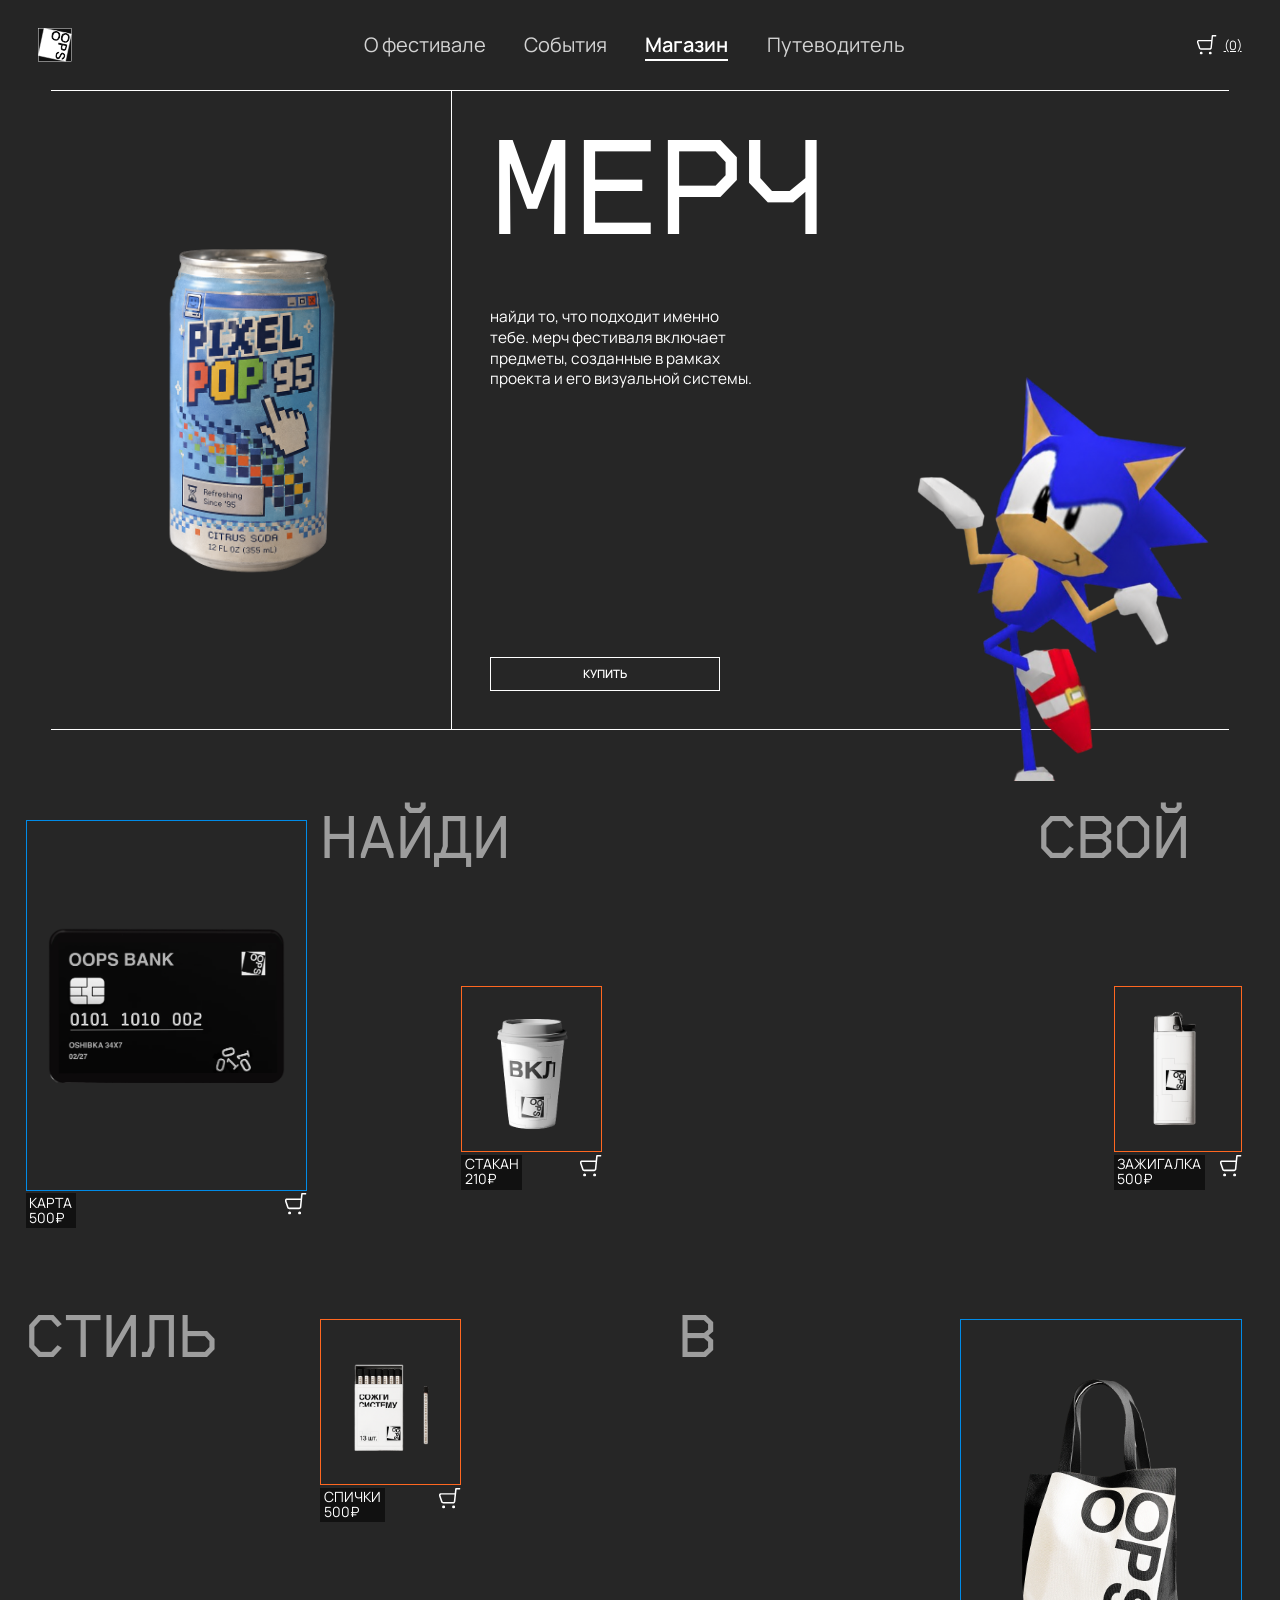
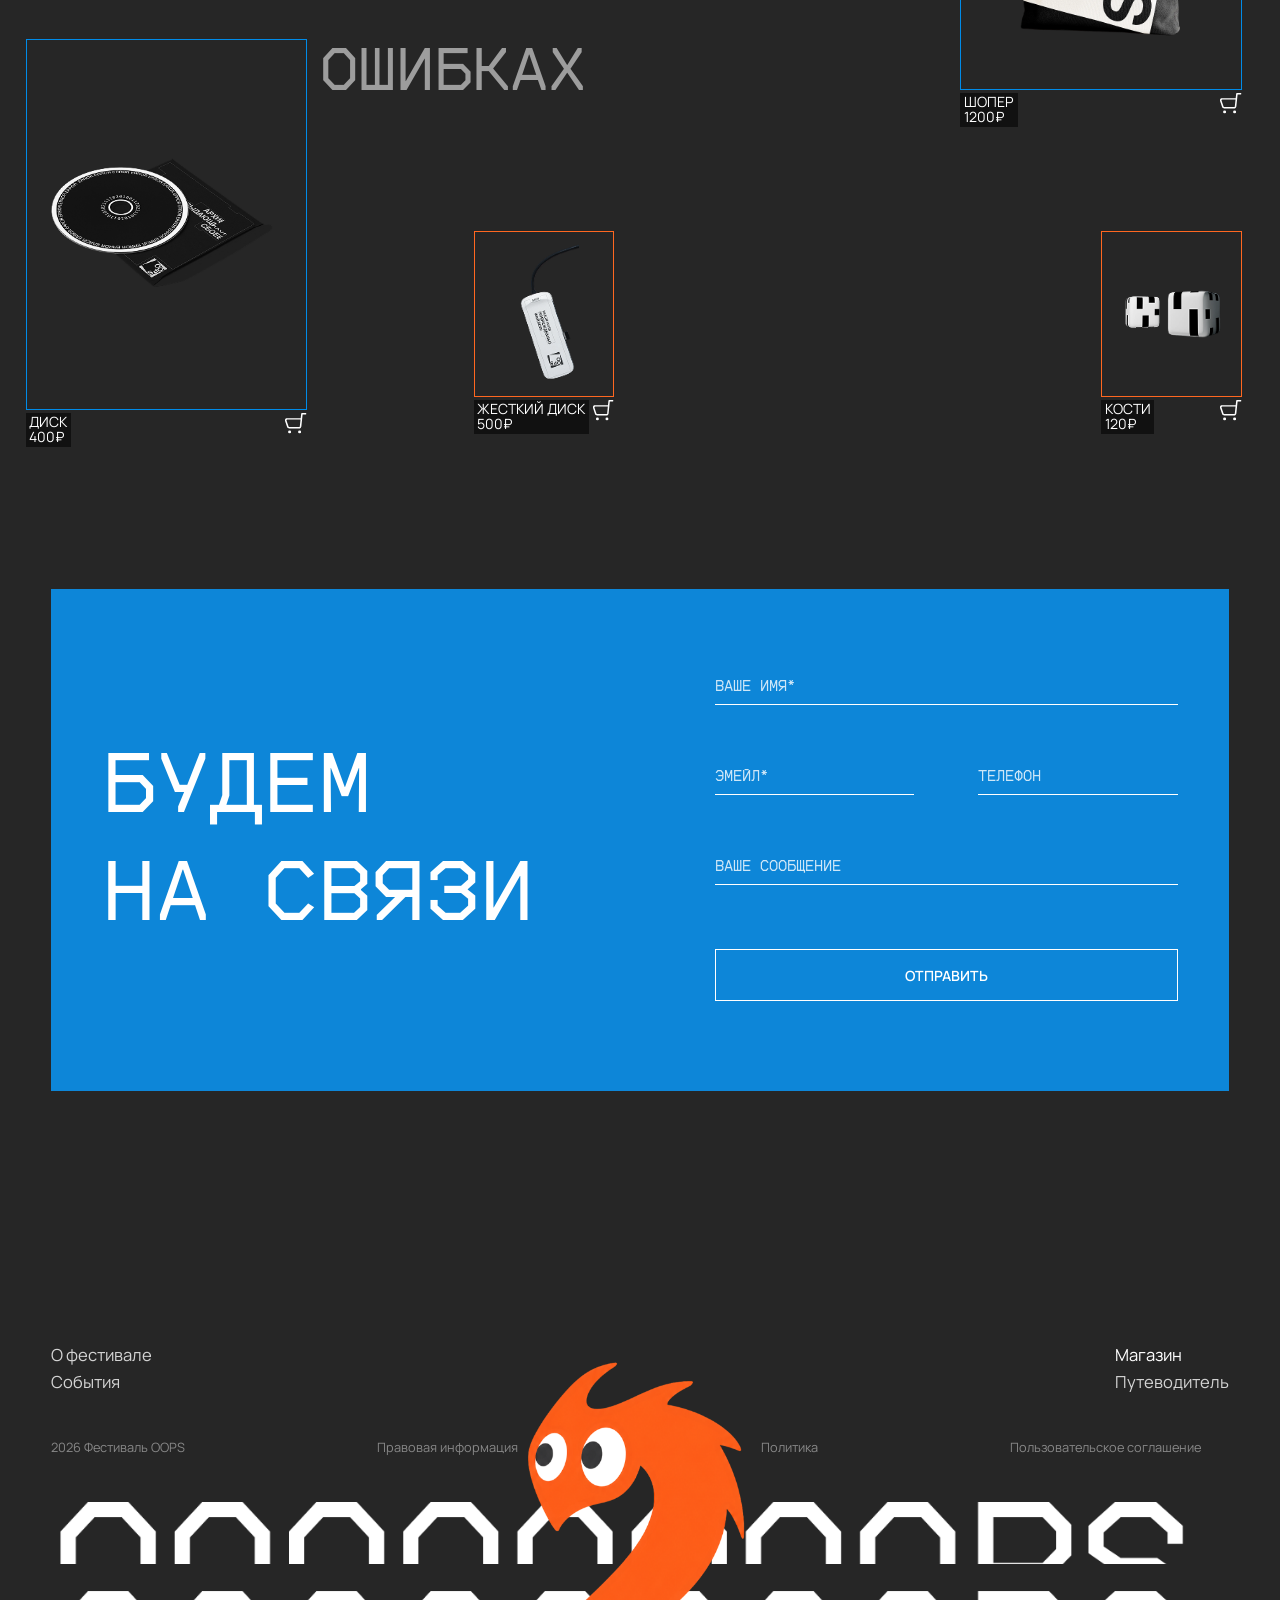
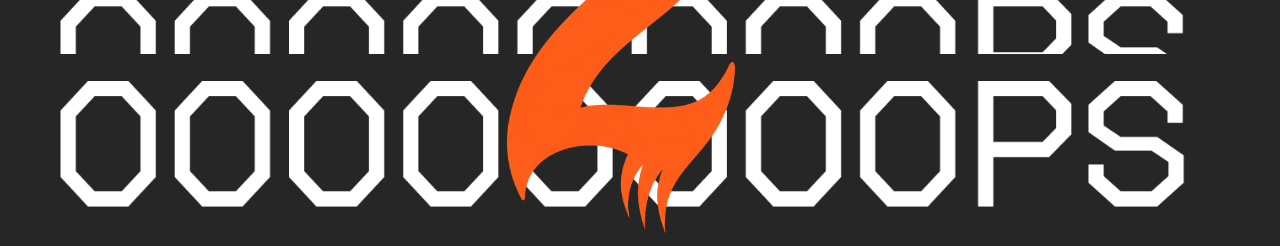
<file: shop.html>
<!doctype html>
<html lang="ru">

<head>
    <meta charset="UTF-8" />
    <meta name="viewport" content="width=device-width, initial-scale=1.0" />

    <title>Магазин — Фестиваль цифровых ошибок</title>

    <meta name="description" content="Мерч фестиваля цифровых ошибок" />
    <link rel="stylesheet" href="stylesheets/style.css" />

    <link rel="icon" href="images/fav.svg" type="image/svg+xml" />

    <meta property="og:title" content="Магазин — Фестиваль цифровых ошибок" />
    <meta property="og:type" content="website" />
    <meta property="og:description" content="Мерч фестиваля цифровых ошибок" />
    <meta property="og:image" content="images/og-image.png" />
    <meta property="og:url" content="https://ryletskaya2492.github.io/4-mod_fest/shop.html" />

    <script src="javascripts/scripts.js" defer></script>
</head>

<body>
    <header class="header">
        <a class="logo" href="index.html">
            <img src="images/logo.svg" alt="Логотип" />
        </a>

        <nav class="nav">
            <a class="mainMenuLink" href="index.html">О фестивале</a>
            <a class="mainMenuLink" href="events.html">События</a>
            <a class="mainMenuLink active" href="shop.html">Магазин</a>
            <a class="mainMenuLink" href="book.html">Путеводитель</a>
        </nav>

        <div class="headerRight">
            <a class="bask" href="shop.html">
                <img src="images/basket.svg" alt="Корзина" />
                <span class="basketText">(0)</span>
            </a>

            <button class="burger" type="button">
                <span></span>
                <span></span>
                <span></span>
            </button>
        </div>
    </header>

    <main class="shopPage">
        <section class="shopCover">
            <div class="shopPictures">
                <img class="shopBanka" src="images/banka.png" alt="Банка" />
                <img class="shopSonik" src="images/sonik.png" alt="Соник" />
            </div>

            <div class="shopTextBlock">
                <h1>МЕРЧ</h1>

                <p>
                    найди то, что подходит именно<br />
                    тебе. мерч фестиваля включает<br />
                    предметы, созданные в рамках<br />
                    проекта и его визуальной системы.
                </p>

                <a class="shopCoverButton" href="#shopItems">КУПИТЬ</a>
            </div>
        </section>

        <section class="shopGoods" id="shopItems">
            <span class="shopWord wordFind">НАЙДИ</span>
            <span class="shopWord wordOwn">СВОЙ</span>
            <span class="shopWord wordStyle">СТИЛЬ</span>
            <span class="shopWord wordIn">В</span>
            <span class="shopWord wordMistakes">ОШИБКАХ</span>

            <article class="good goodCard blueGood">
                <div class="goodPic">
                    <img src="images/karta.png" alt="Карта" />
                </div>

                <div class="goodBottom">
                    <p>КАРТА<br />500₽</p>
                    <button type="button">
                        <img src="images/basket.svg" alt="В корзину" />
                    </button>
                </div>
            </article>

            <article class="good goodCup orangeGood">
                <div class="goodPic">
                    <img src="images/cup.png" alt="Стакан" />
                </div>

                <div class="goodBottom">
                    <p>СТАКАН<br />210₽</p>
                    <button type="button">
                        <img src="images/basket.svg" alt="В корзину" />
                    </button>
                </div>
            </article>

            <article class="good goodLight orangeGood">
                <div class="goodPic">
                    <img src="images/lighter.png" alt="Зажигалка" />
                </div>

                <div class="goodBottom">
                    <p>ЗАЖИГАЛКА<br />500₽</p>
                    <button type="button">
                        <img src="images/basket.svg" alt="В корзину" />
                    </button>
                </div>
            </article>

            <article class="good goodSpichki orangeGood">
                <div class="goodPic">
                    <img src="images/spichki.png" alt="Спички" />
                </div>

                <div class="goodBottom">
                    <p>СПИЧКИ<br />500₽</p>
                    <button type="button">
                        <img src="images/basket.svg" alt="В корзину" />
                    </button>
                </div>
            </article>

            <article class="good goodShopper blueGood">
                <div class="goodPic">
                    <img src="images/shoper.png" alt="Шопер" />
                </div>

                <div class="goodBottom">
                    <p>ШОПЕР<br />1200₽</p>
                    <button type="button">
                        <img src="images/basket.svg" alt="В корзину" />
                    </button>
                </div>
            </article>

            <article class="good goodDisk blueGood">
                <div class="goodPic">
                    <img src="images/disk.png" alt="Диск" />
                </div>

                <div class="goodBottom">
                    <p>ДИСК<br />400₽</p>
                    <button type="button">
                        <img src="images/basket.svg" alt="В корзину" />
                    </button>
                </div>
            </article>

            <article class="good goodCd orangeGood">
                <div class="goodPic">
                    <img src="images/cd.png" alt="Жесткий диск" />
                </div>

                <div class="goodBottom">
                    <p>ЖЕСТКИЙ ДИСК<br />500₽</p>
                    <button type="button">
                        <img src="images/basket.svg" alt="В корзину" />
                    </button>
                </div>
            </article>

            <article class="good goodKosti orangeGood">
                <div class="goodPic">
                    <img src="images/kosti.png" alt="Кости" />
                </div>

                <div class="goodBottom">
                    <p>КОСТИ<br />120₽</p>
                    <button type="button">
                        <img src="images/basket.svg" alt="В корзину" />
                    </button>
                </div>
            </article>
        </section>

        <section class="connectBlock">
            <div class="connectText">
                <h2>
                    БУДЕМ<br />
                    НА СВЯЗИ
                </h2>
            </div>

            <form class="connectForm">
                <input type="text" placeholder="ВАШЕ ИМЯ*" />

                <div class="formRow">
                    <input type="email" placeholder="ЭМЕЙЛ*" />
                    <input type="text" placeholder="ТЕЛЕФОН" />
                </div>

                <input type="text" placeholder="ВАШЕ СООБЩЕНИЕ" />

                <button type="submit">ОТПРАВИТЬ</button>
            </form>
        </section>
    </main>

    <footer class="footer">
        <div class="footerLinks">
            <div class="footerLeft">
                <a class="footerLink" href="index.html">О фестивале</a>
                <a class="footerLink" href="events.html">События</a>
            </div>
    
            <div class="footerRight">
                <a class="footerLink active" href="shop.html">Магазин</a>
                <a class="footerLink" href="book.html">Путеводитель</a>
            </div>
        </div>
    
        <div class="footerInfo">
            <p>2026 Фестиваль OOPS</p>
            <p>Правовая информация</p>
            <p>Политика</p>
            <p>Пользовательское соглашение</p>
        </div>
    
        <div class="oopsPictures">
            <img class="oopsImg oopsOne" src="images/oops.png" alt="OOPS" />
            <img class="oopsImg oopsTwo" src="images/oops.png" alt="OOPS" />
            <img class="oopsImg oopsThree" src="images/oops.png" alt="OOPS" />
    
            <img class="oopsMobile oopsMobOne" src="images/oops_m.png" alt="OOPS" />
            <img class="oopsMobile oopsMobTwo" src="images/oops_m.png" alt="OOPS" />
            <img class="oopsMobile oopsMobThree" src="images/oops_m.png" alt="OOPS" />
        </div>
    
        <img class="personaj" src="images/personaj.png" alt="Персонаж" />
    </footer>
</body>

</html>
</file>
<file: stylesheets/style.css>
@import 'reset.css';
@import 'fonts.css';
@import 'layout.css';
@import 'animation.css';
@import 'adaptive.css';
</file>
